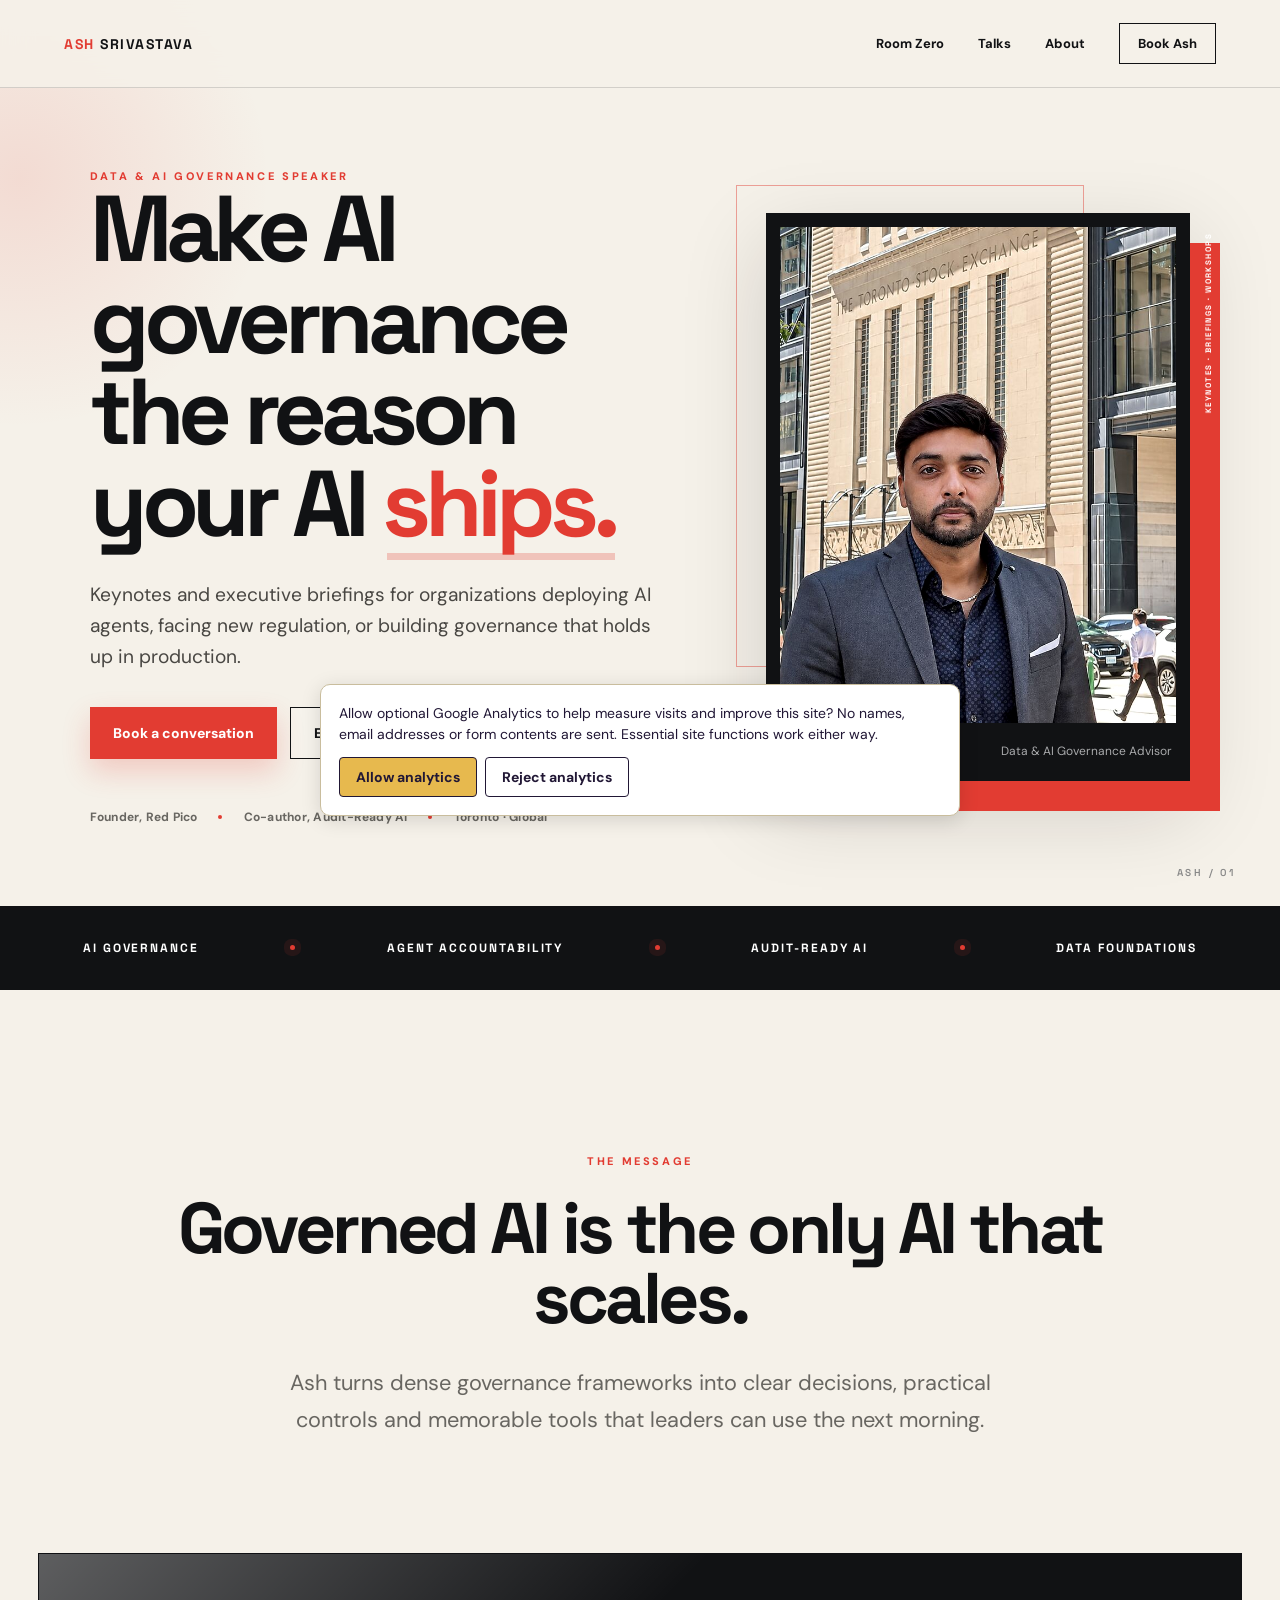
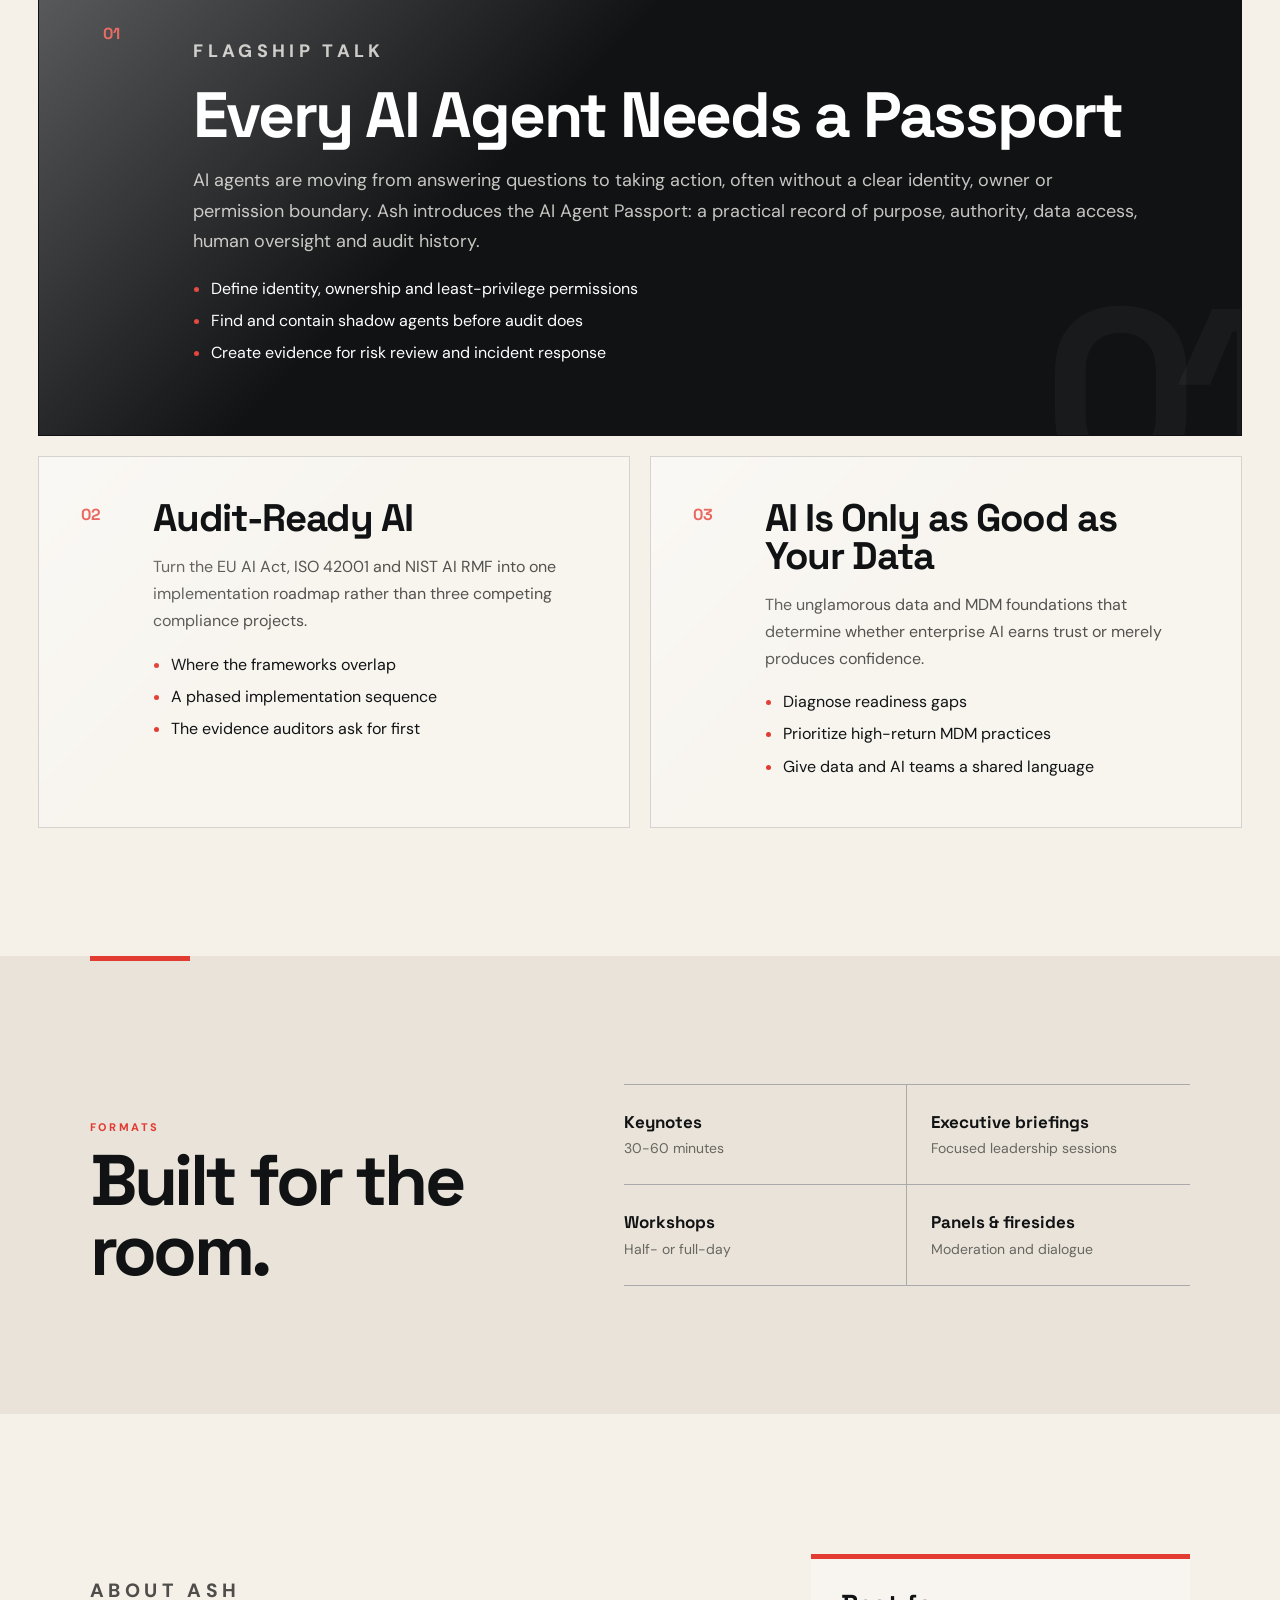
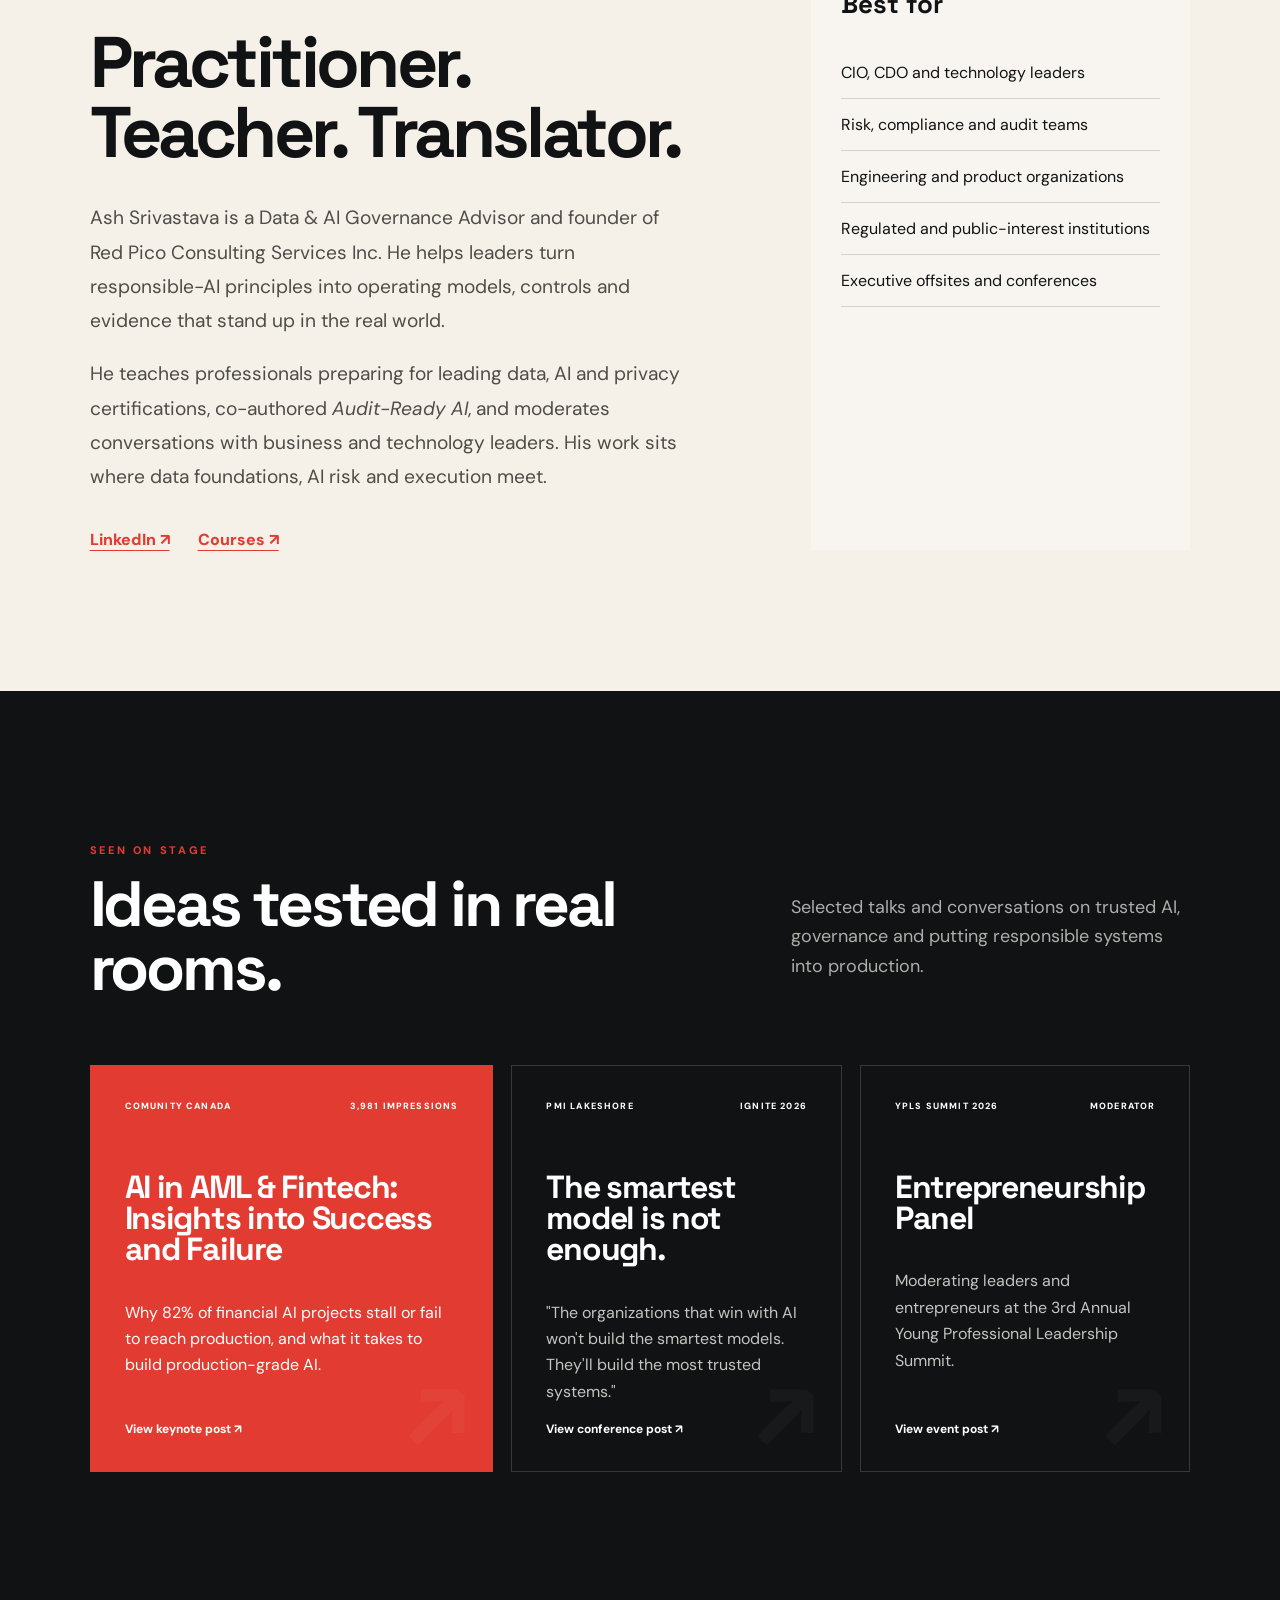
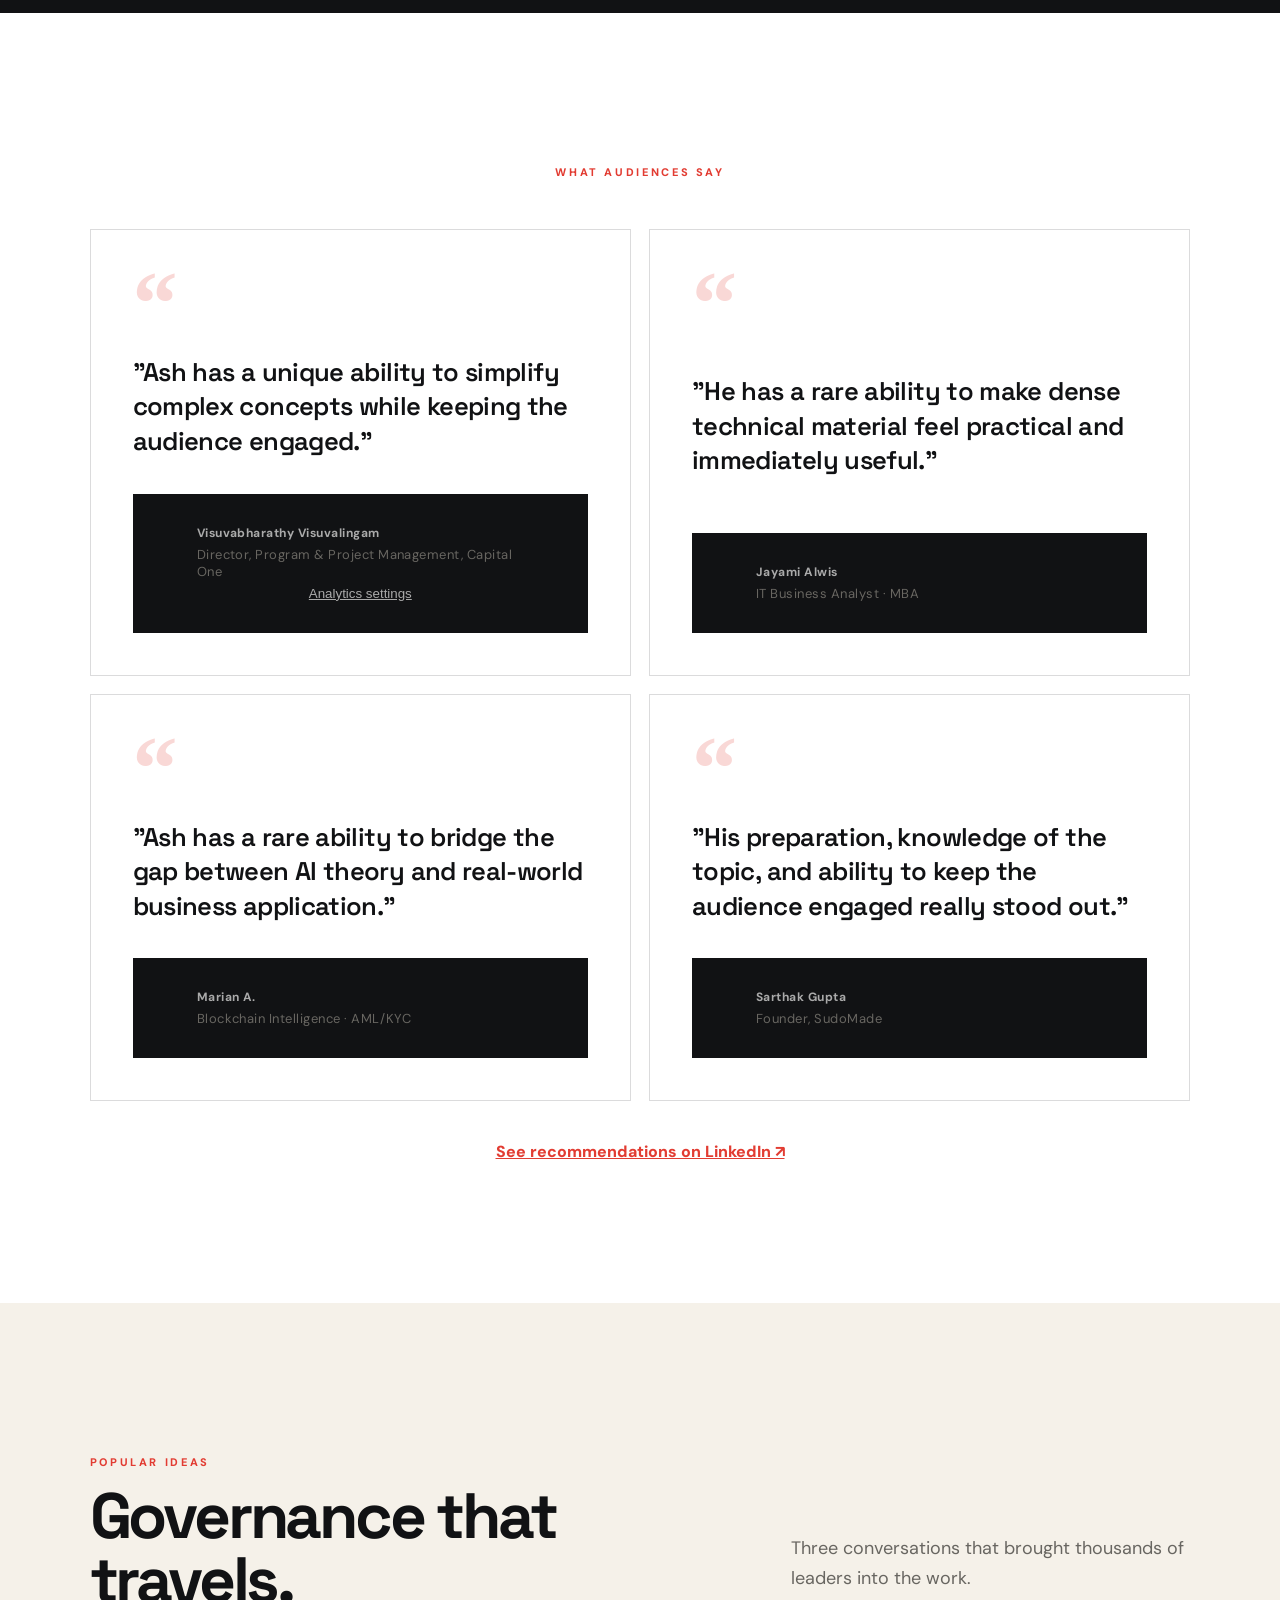
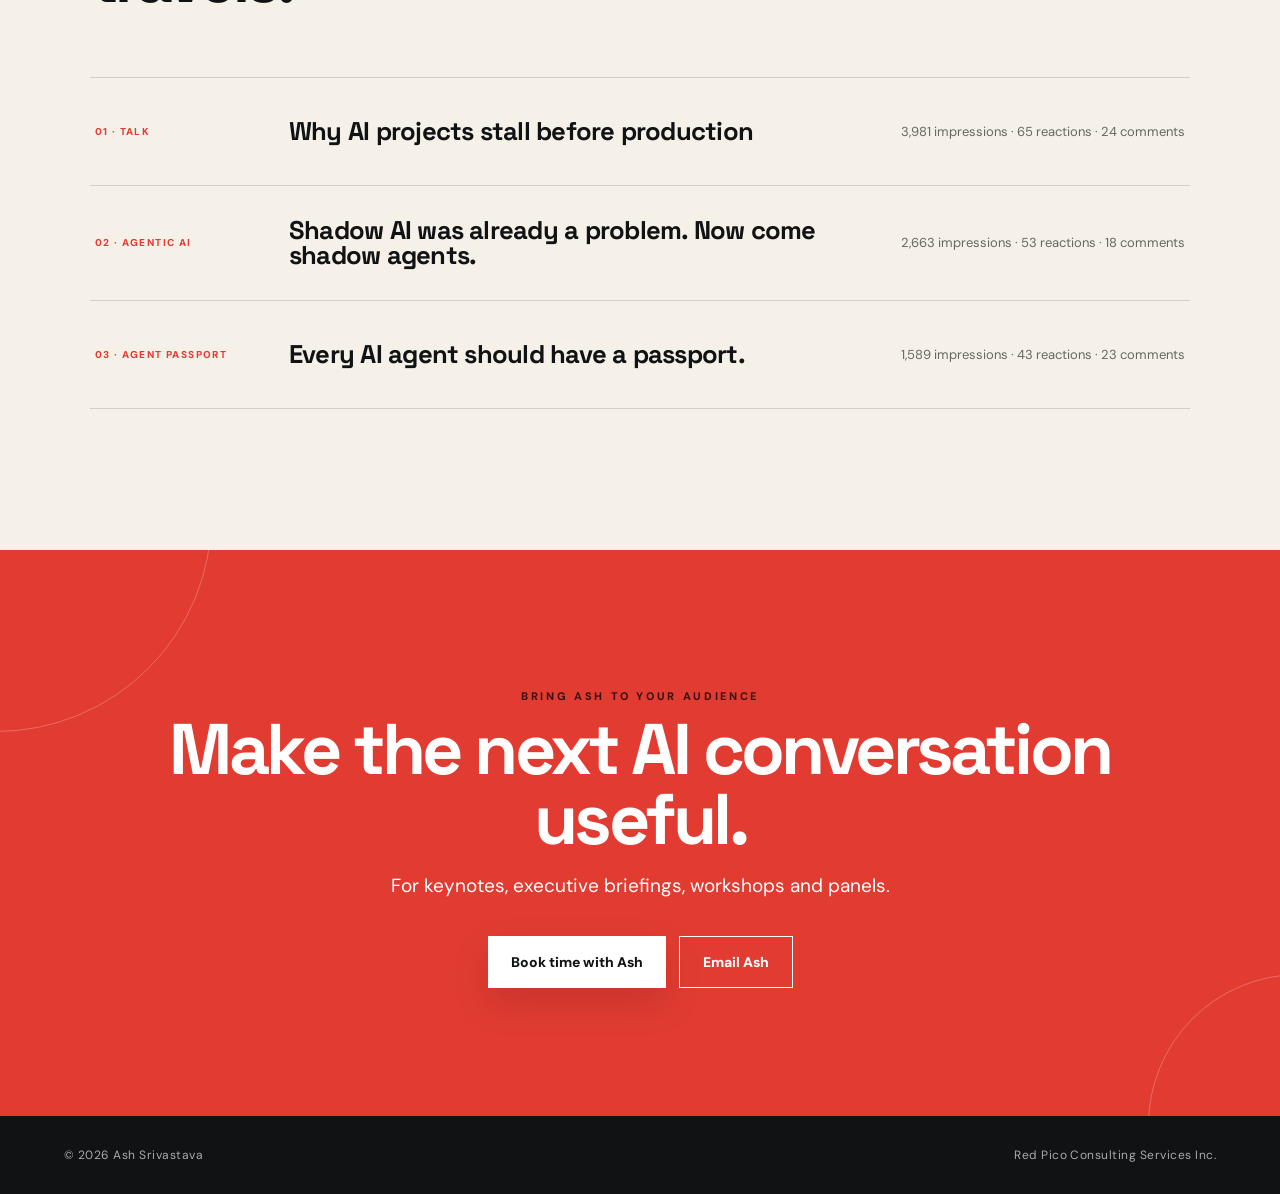
<file: index.html>
<!doctype html><html lang="en"><head><meta charset="utf-8"><meta name="viewport" content="width=device-width,initial-scale=1"><title>Ash Srivastava | Data & AI Governance Speaker</title><meta name="description" content="Keynotes, executive briefings and workshops on AI governance, agent accountability and audit-ready AI."><link rel="preconnect" href="https://fonts.googleapis.com"><link rel="preconnect" href="https://fonts.gstatic.com" crossorigin><link href="https://fonts.googleapis.com/css2?family=DM+Sans:wght@400;500;600;700&family=Space+Grotesk:wght@500;600;700&display=swap" rel="stylesheet"><link rel="stylesheet" href="styles-v3.css"><style>@media(max-width:700px){header nav a.roomzero-nav{display:inline-flex!important;font-size:11px}header nav{gap:12px!important}}</style><link rel="canonical" href="https://www.ashsrivastava.com/"><meta property="og:type" content="profile"><meta property="og:title" content="Ash Srivastava | Data &amp; AI Governance Advisor and Speaker"><meta property="og:description" content="Keynotes, executive briefings and workshops on AI governance, agent accountability and audit-ready AI."><meta property="og:url" content="https://www.ashsrivastava.com/"><meta name="twitter:card" content="summary"><meta name="twitter:site" content="@ashtalks"><script type="application/ld+json">{"@context":"https://schema.org","@type":"Person","@id":"https://www.ashsrivastava.com/#ash","name":"Ash Srivastava","alternateName":"Anubhav Srivastava","jobTitle":"Data & AI Governance Advisor","description":"Data & AI Governance Advisor, founder of Red Pico, speaker and podcast host in Mississauga, Ontario.","url":"https://www.ashsrivastava.com/","worksFor":{"@type":"Organization","name":"Red Pico Consulting Services Inc.","url":"https://www.redpico.com"},"knowsAbout":["AI governance","Data governance","EU AI Act","ISO 42001","NIST AI RMF"],"address":{"@type":"PostalAddress","addressLocality":"Mississauga","addressRegion":"ON","addressCountry":"CA"},"sameAs":["https://ca.linkedin.com/in/ashtalks","https://x.com/ashtalks","https://www.youtube.com/@AshTalksData","https://open.spotify.com/show/2hbwZqdw9yghczLMUDaLBB","https://www.quora.com/profile/Ash-Srivastava","https://blog.redpico.com"]}</script></head><body>
<header class="nav"><a class="brand" href="#top"><span>ASH</span> SRIVASTAVA</a><nav><a class="roomzero-nav" href="/roomzero/">Room Zero</a><a href="#talks">Talks</a><a href="#about">About</a><a href="#book" class="nav-cta">Book Ash</a></nav></header>
<main id="top">
<section class="hero"><div class="hero-copy"><div class="eyebrow">DATA & AI GOVERNANCE SPEAKER</div><h1>Make AI governance the reason your AI <em>ships.</em></h1><p class="lede">Keynotes and executive briefings for organizations deploying AI agents, facing new regulation, or building governance that holds up in production.</p><div class="actions"><a class="button primary" href="https://theconsultant72.zohobookings.com/4635987000005736002">Book a conversation</a><a class="button secondary" href="#talks">Explore signature talks</a></div><div class="proof"><span>Founder, Red Pico</span><span>Co-author, Audit-Ready AI</span><span>Toronto · Global</span></div></div><div class="portrait"><div class="portrait-frame"><img src="[data-uri]" alt="Ash Srivastava"><div class="portrait-tag"><b>Ash Srivastava</b><span>Data & AI Governance Advisor</span></div></div></div></section>
<section class="marquee"><span>AI GOVERNANCE</span><i></i><span>AGENT ACCOUNTABILITY</span><i></i><span>AUDIT-READY AI</span><i></i><span>DATA FOUNDATIONS</span></section>
<section class="intro"><p class="kicker">THE MESSAGE</p><h2>Governed AI is the only AI that scales.</h2><p>Ash turns dense governance frameworks into clear decisions, practical controls and memorable tools that leaders can use the next morning.</p></section>
<section id="talks" class="talks"><article class="talk featured"><div class="num">01</div><div><p class="tag">FLAGSHIP TALK</p><h3>Every AI Agent Needs a Passport</h3><p>AI agents are moving from answering questions to taking action, often without a clear identity, owner or permission boundary. Ash introduces the AI Agent Passport: a practical record of purpose, authority, data access, human oversight and audit history.</p><ul><li>Define identity, ownership and least-privilege permissions</li><li>Find and contain shadow agents before audit does</li><li>Create evidence for risk review and incident response</li></ul></div></article>
<article class="talk"><div class="num">02</div><div><h3>Audit-Ready AI</h3><p>Turn the EU AI Act, ISO 42001 and NIST AI RMF into one implementation roadmap rather than three competing compliance projects.</p><ul><li>Where the frameworks overlap</li><li>A phased implementation sequence</li><li>The evidence auditors ask for first</li></ul></div></article>
<article class="talk"><div class="num">03</div><div><h3>AI Is Only as Good as Your Data</h3><p>The unglamorous data and MDM foundations that determine whether enterprise AI earns trust or merely produces confidence.</p><ul><li>Diagnose readiness gaps</li><li>Prioritize high-return MDM practices</li><li>Give data and AI teams a shared language</li></ul></div></article></section>
<section class="formats"><div><p class="kicker">FORMATS</p><h2>Built for the room.</h2></div><div class="format-grid"><div><b>Keynotes</b><span>30-60 minutes</span></div><div><b>Executive briefings</b><span>Focused leadership sessions</span></div><div><b>Workshops</b><span>Half- or full-day</span></div><div><b>Panels & firesides</b><span>Moderation and dialogue</span></div></div></section>
<section id="about" class="about"><div class="about-copy"><p class="kicker">ABOUT ASH</p><h2>Practitioner. Teacher. Translator.</h2><p>Ash Srivastava is a Data & AI Governance Advisor and founder of Red Pico Consulting Services Inc. He helps leaders turn responsible-AI principles into operating models, controls and evidence that stand up in the real world.</p><p>He teaches professionals preparing for leading data, AI and privacy certifications, co-authored <i>Audit-Ready AI</i>, and moderates conversations with business and technology leaders. His work sits where data foundations, AI risk and execution meet.</p><div class="links"><a href="https://www.linkedin.com/in/ashtalks">LinkedIn ↗</a><a href="https://maven.com/ashtalks">Courses ↗</a></div></div><aside><p>Best for</p><ul><li>CIO, CDO and technology leaders</li><li>Risk, compliance and audit teams</li><li>Engineering and product organizations</li><li>Regulated and public-interest institutions</li><li>Executive offsites and conferences</li></ul></aside></section>
<section class="proof-stage">
<div class="section-head"><div><p class="kicker">SEEN ON STAGE</p><h2>Ideas tested in real rooms.</h2></div><p>Selected talks and conversations on trusted AI, governance and putting responsible systems into production.</p></div>
<div class="stage-grid">
<a class="stage-card feature" href="https://www.linkedin.com/feed/update/urn:li:activity:7493335543326355457/" target="_blank" rel="noopener"><div class="stage-meta"><span>ComUnity Canada</span><span>3,981 impressions</span></div><h3>AI in AML & Fintech: Insights into Success and Failure</h3><p>Why 82% of financial AI projects stall or fail to reach production, and what it takes to build production-grade AI.</p><b>View keynote post ↗</b></a>
<a class="stage-card" href="https://www.linkedin.com/feed/update/urn:li:activity:7476343529036992512/" target="_blank" rel="noopener"><div class="stage-meta"><span>PMI Lakeshore</span><span>Ignite 2026</span></div><h3>The smartest model is not enough.</h3><p>"The organizations that win with AI won't build the smartest models. They'll build the most trusted systems."</p><b>View conference post ↗</b></a>
<a class="stage-card" href="https://www.linkedin.com/feed/update/urn:li:activity:7505340938773348353/" target="_blank" rel="noopener"><div class="stage-meta"><span>YPLS Summit 2026</span><span>Moderator</span></div><h3>Entrepreneurship Panel</h3><p>Moderating leaders and entrepreneurs at the 3rd Annual Young Professional Leadership Summit.</p><b>View event post ↗</b></a>
</div></section>
<section class="voices"><p class="kicker">WHAT AUDIENCES SAY</p><div class="quote-grid">
<blockquote><p>"Ash has a unique ability to simplify complex concepts while keeping the audience engaged."</p><footer><b>Visuvabharathy Visuvalingam</b><span>Director, Program & Project Management, Capital One</span></footer></blockquote>
<blockquote><p>"He has a rare ability to make dense technical material feel practical and immediately useful."</p><footer><b>Jayami Alwis</b><span>IT Business Analyst · MBA</span></footer></blockquote>
<blockquote><p>"Ash has a rare ability to bridge the gap between AI theory and real-world business application."</p><footer><b>Marian A.</b><span>Blockchain Intelligence · AML/KYC</span></footer></blockquote>
<blockquote><p>"His preparation, knowledge of the topic, and ability to keep the audience engaged really stood out."</p><footer><b>Sarthak Gupta</b><span>Founder, SudoMade</span></footer></blockquote>
</div><a class="recommend-link" href="https://www.linkedin.com/in/ashtalks/details/recommendations/" target="_blank" rel="noopener">See recommendations on LinkedIn ↗</a></section>
<section class="popular"><div class="section-head"><div><p class="kicker">POPULAR IDEAS</p><h2>Governance that travels.</h2></div><p>Three conversations that brought thousands of leaders into the work.</p></div><div class="popular-grid">
<a href="https://www.linkedin.com/feed/update/urn:li:activity:7493335543326355457/" target="_blank" rel="noopener"><span>01 · TALK</span><h3>Why AI projects stall before production</h3><p>3,981 impressions · 65 reactions · 24 comments</p></a>
<a href="https://www.linkedin.com/feed/update/urn:li:activity:7506437162049880064/" target="_blank" rel="noopener"><span>02 · AGENTIC AI</span><h3>Shadow AI was already a problem. Now come shadow agents.</h3><p>2,663 impressions · 53 reactions · 18 comments</p></a>
<a href="https://www.linkedin.com/feed/update/urn:li:activity:7505702432690319360/" target="_blank" rel="noopener"><span>03 · AGENT PASSPORT</span><h3>Every AI agent should have a passport.</h3><p>1,589 impressions · 43 reactions · 23 comments</p></a>
</div></section>
<section id="book" class="cta"><p class="kicker">BRING ASH TO YOUR AUDIENCE</p><h2>Make the next AI conversation useful.</h2><p>For keynotes, executive briefings, workshops and panels.</p><div class="actions"><a class="button light" href="https://theconsultant72.zohobookings.com/4635987000005736002">Book time with Ash</a><a class="button outline" href="mailto:ash@redpico.com">Email Ash</a></div></section>
</main><footer><span>© 2026 Ash Srivastava</span><span>Red Pico Consulting Services Inc.</span></footer><script>
/* Cloudflare Web Analytics (ashsrivastava.com live site) */
(function(){var s=document.createElement("script");s.defer=true;s.src="https://static.cloudflareinsights.com/beacon.min.js";s.setAttribute("data-cf-beacon",'{"token": "4afd176af6364e479cc283aa7d90b182"}');document.head.appendChild(s);})();
</script>
<style>#ash-analytics-choice{position:fixed;bottom:84px;left:16px;right:16px;z-index:1000;max-width:640px;margin:auto;background:#fff;color:#211735;border:1px solid #c9bd9d;border-radius:10px;box-shadow:0 4px 20px #0002;padding:18px;font:14px/1.5 'DM Sans',sans-serif}#ash-analytics-choice p{margin:0 0 12px}#ash-analytics-choice button{padding:10px 16px;margin:0 8px 0 0;border:1px solid #211735;background:#fff;color:#211735;border-radius:4px;font:700 14px 'DM Sans',sans-serif}#ash-analytics-choice button:first-of-type{background:#e7b94e}#ash-analytics-settings{border:0;background:none;color:inherit;text-decoration:underline;cursor:pointer}</style>
<div id="ash-analytics-choice" role="region" aria-label="Analytics choice" hidden><p>Allow optional Google Analytics to help measure visits and improve this site? No names, email addresses or form contents are sent. Essential site functions work either way.</p><button type="button" data-analytics-consent="yes">Allow analytics</button><button type="button" data-analytics-consent="no">Reject analytics</button></div>
<script>
(function(){
const ID='G-YZ3X5D67PT',KEY='ash-analytics-consent-v1';let loaded=false;const box=document.getElementById('ash-analytics-choice');
function saved(){try{return localStorage.getItem(KEY)}catch{return null}}
function enable(){if(loaded)return;loaded=true;window.dataLayer=window.dataLayer||[];window.gtag=function(){dataLayer.push(arguments)};gtag('consent','default',{analytics_storage:'denied',ad_storage:'denied',ad_user_data:'denied',ad_personalization:'denied'});gtag('js',new Date());gtag('consent','update',{analytics_storage:'granted'});const safe=new URL(location.origin+location.pathname);const params=new URLSearchParams(location.search);['utm_source','utm_medium','utm_campaign','utm_content','utm_term'].forEach(k=>{const v=params.get(k);if(v&&/^[a-zA-Z0-9_-]{1,80}$/.test(v))safe.searchParams.set(k,v)});let ref='';try{ref=new URL(document.referrer).origin}catch{};gtag('config',ID,{send_page_view:false,page_location:safe.href,page_referrer:ref,page_title:'Ash Srivastava',allow_google_signals:false,allow_ad_personalization_signals:false});gtag('event','page_view',{page_location:safe.href,page_referrer:ref,page_title:'Ash Srivastava'});const s=document.createElement('script');s.async=true;s.src='https://www.googletagmanager.com/gtag/js?id='+ID;document.head.appendChild(s)}
function choose(v){try{localStorage.setItem(KEY,v)}catch{};box.hidden=true;if(v==='yes'){window['ga-disable-'+ID]=false;if(loaded)gtag('consent','update',{analytics_storage:'granted'});else enable();}else if(loaded){window['ga-disable-'+ID]=true;gtag('consent','update',{analytics_storage:'denied'});document.cookie.split(';').forEach(c=>{const n=c.split('=')[0].trim();if(n.startsWith('_ga')){document.cookie=n+'=;Max-Age=0;path=/';document.cookie=n+'=;Max-Age=0;path=/;domain='+location.hostname}})}}
box.querySelectorAll('button').forEach(b=>b.addEventListener('click',()=>choose(b.dataset.analyticsConsent)));
const settings=document.createElement('button');settings.id='ash-analytics-settings';settings.type='button';settings.textContent='Analytics settings';settings.addEventListener('click',()=>{box.hidden=false});(document.querySelector('footer')||document.body).appendChild(settings);
if(saved()==='yes')enable();else if(saved()!=='no')box.hidden=false;
})();
</script>
</body></html>
</file>
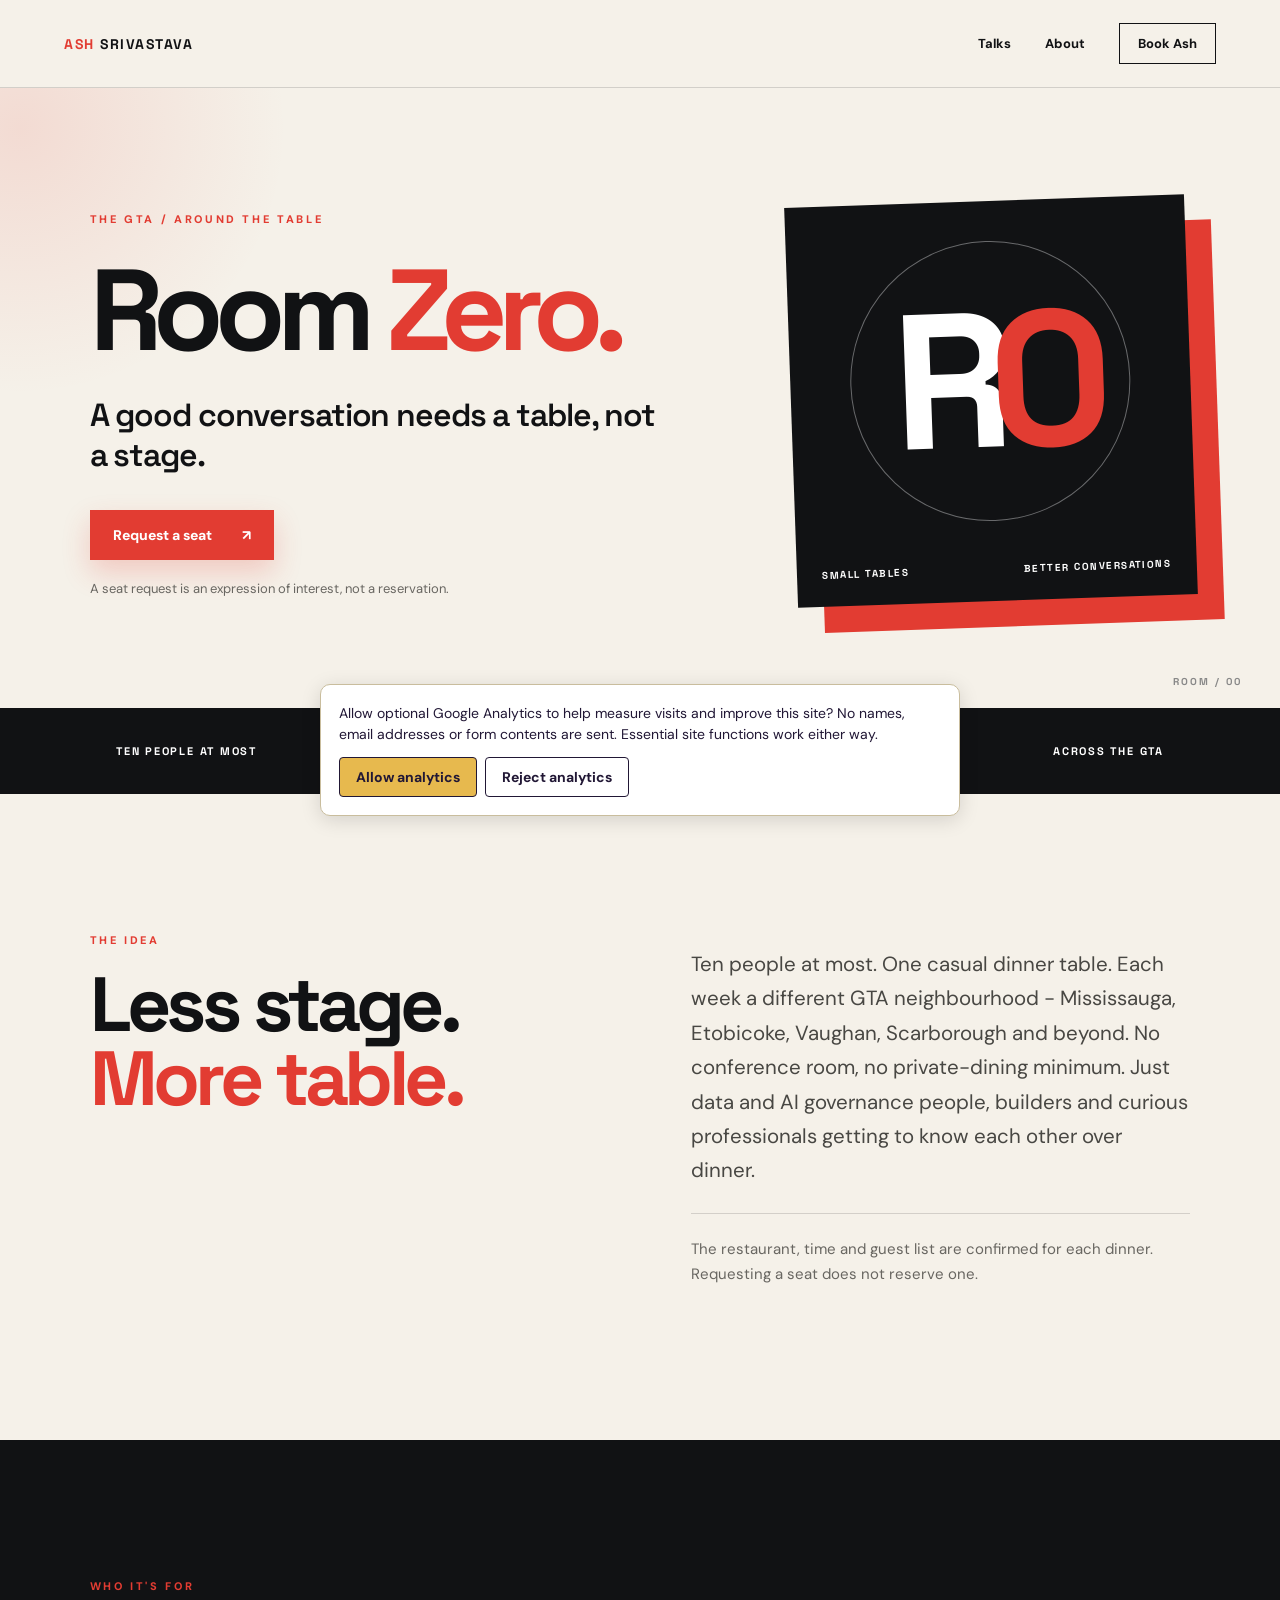
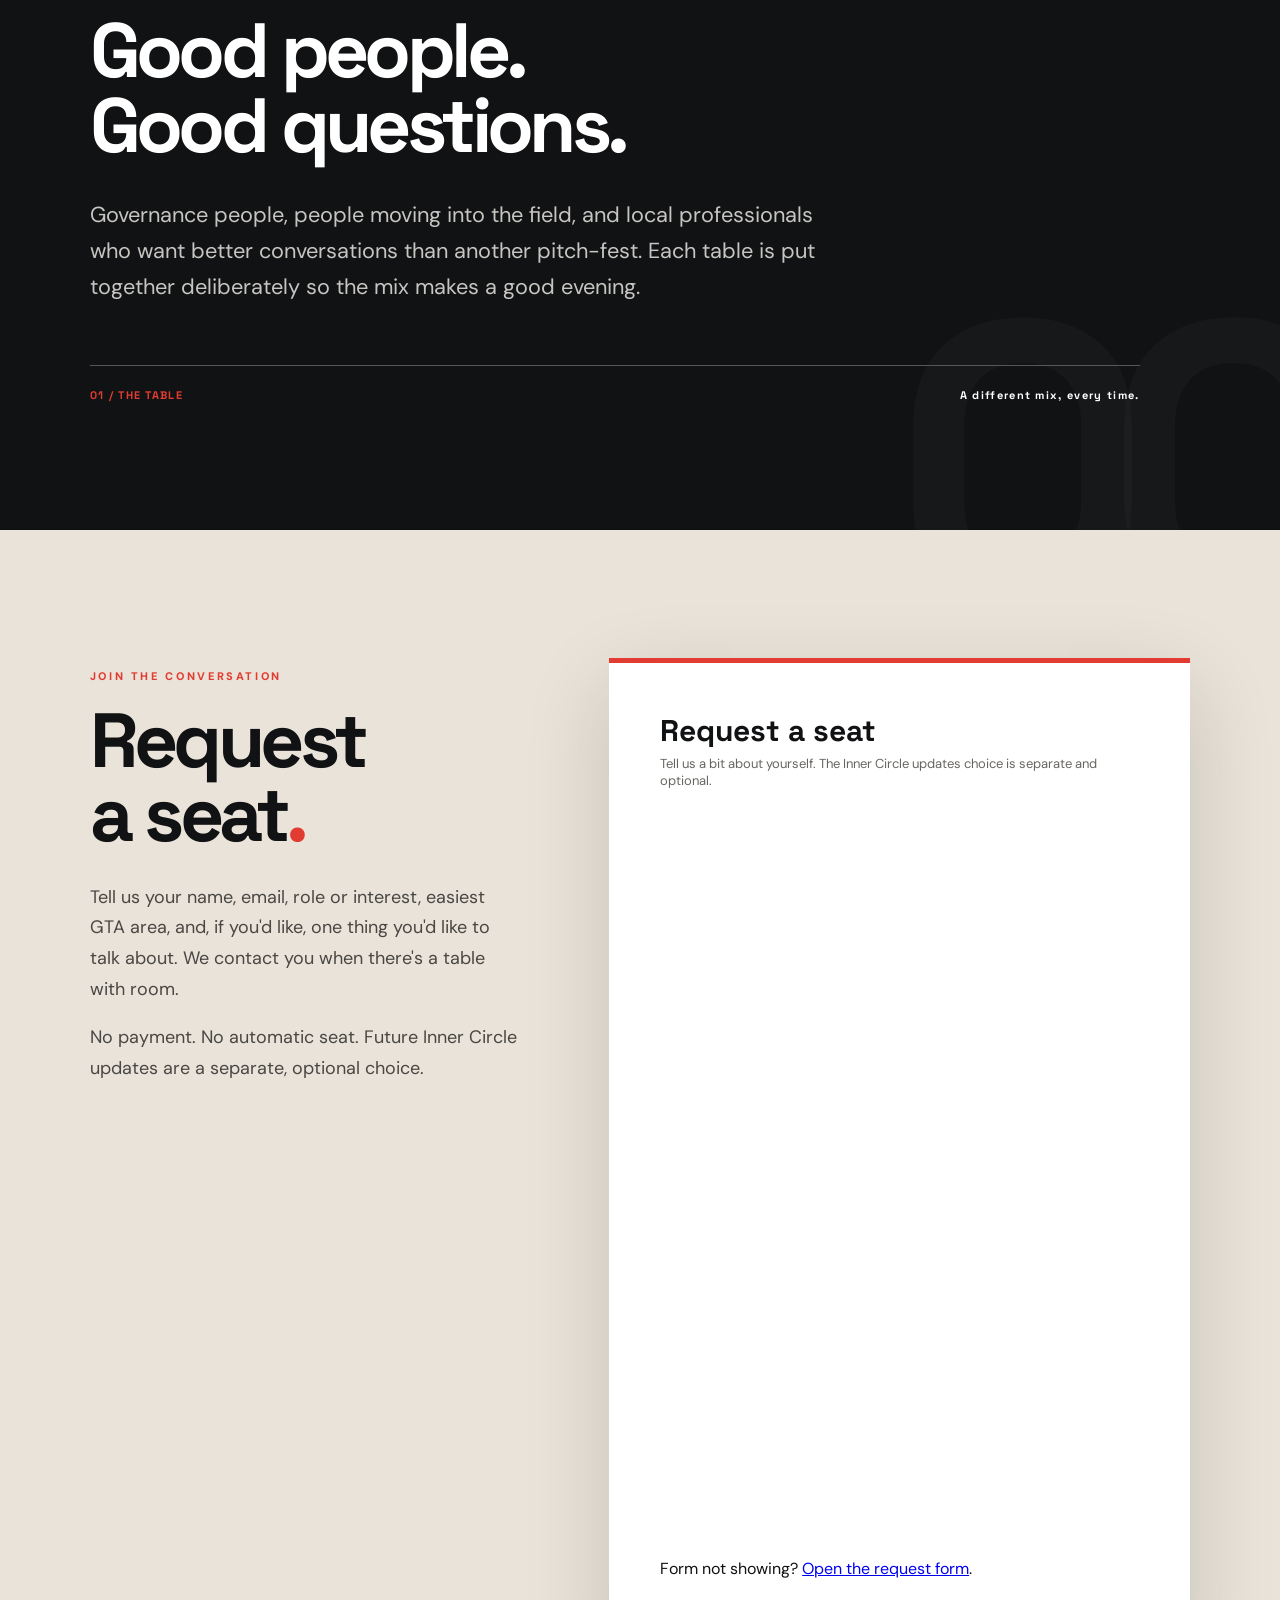
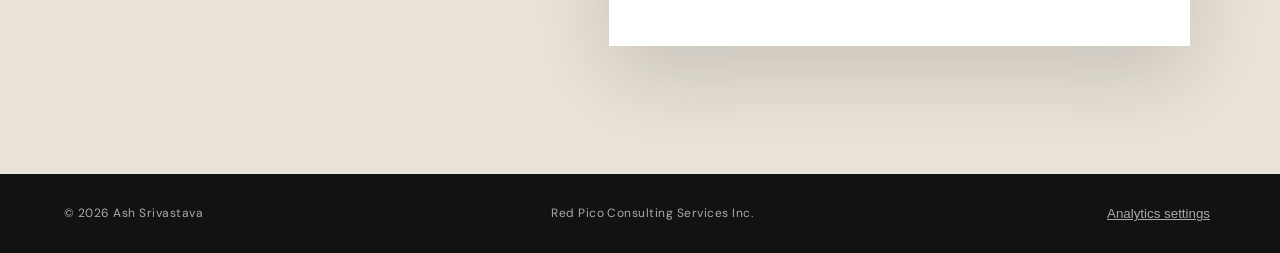
<file: roomzero/index.html>
<!doctype html>
<html lang="en">
<head>
  <meta charset="utf-8">
  <meta name="viewport" content="width=device-width,initial-scale=1">
  <title>Room Zero | Ash Srivastava</title>
  <meta name="description" content="Room Zero: small dinner tables and better conversations around data and AI governance in the GTA.">
  <link rel="preconnect" href="https://fonts.googleapis.com">
  <link rel="preconnect" href="https://fonts.gstatic.com" crossorigin>
  <link href="https://fonts.googleapis.com/css2?family=DM+Sans:wght@400;500;600;700&family=Space+Grotesk:wght@500;600;700&display=swap" rel="stylesheet">
  <link rel="stylesheet" href="../styles-v3.css">
  <link rel="stylesheet" href="roomzero.css">
</head>
<body>
  <header class="nav">
    <a class="brand" href="/" aria-label="Ash Srivastava home"><span>ASH</span> SRIVASTAVA</a>
    <nav aria-label="Main navigation"><a href="/#talks">Talks</a><a href="/#about">About</a><a href="/#book" class="nav-cta">Book Ash</a></nav>
  </header>
  <main>
    <section class="rz-hero" aria-labelledby="rz-title">
      <div class="rz-hero-copy">
        <p class="eyebrow">THE GTA / AROUND THE TABLE</p>
        <h1 id="rz-title">Room <em>Zero.</em></h1>
        <p class="rz-statement">A good conversation needs a table, not a stage.</p>
        <a class="button primary" href="#request">Request a seat <span aria-hidden="true">↗</span></a>
        <p class="rz-small">A seat request is an expression of interest, not a reservation.</p>
      </div>
      <div class="rz-mark" aria-hidden="true"><div class="rz-ring"><span>R<span class="rz-zero">0</span></span></div><div class="rz-mark-footer"><span>SMALL TABLES</span><span>BETTER CONVERSATIONS</span></div></div>
      <span class="rz-index" aria-hidden="true">ROOM / 00</span>
    </section>
    <div class="rz-strip" aria-label="Room Zero at a glance"><span>TEN PEOPLE AT MOST</span><i></i><span>ONE CASUAL DINNER TABLE</span><i></i><span>ACROSS THE GTA</span></div>
    <section class="rz-overview" aria-labelledby="rz-overview-title"><div><p class="kicker">THE IDEA</p><h2 id="rz-overview-title">Less stage.<br><span>More table.</span></h2></div><div class="rz-prose"><p>Ten people at most. One casual dinner table. Each week a different GTA neighbourhood - Mississauga, Etobicoke, Vaughan, Scarborough and beyond. No conference room, no private-dining minimum. Just data and AI governance people, builders and curious professionals getting to know each other over dinner.</p><p>The restaurant, time and guest list are confirmed for each dinner. Requesting a seat does not reserve one.</p></div></section>
    <section class="rz-for" aria-labelledby="rz-for-title"><div class="rz-for-inner"><p class="kicker">WHO IT'S FOR</p><h2 id="rz-for-title">Good people.<br>Good questions.</h2><p>Governance people, people moving into the field, and local professionals who want better conversations than another pitch-fest. Each table is put together deliberately so the mix makes a good evening.</p><div class="rz-for-note"><span>01 / THE TABLE</span><span>A different mix, every time.</span></div></div></section>
    <section class="rz-request" id="request" aria-labelledby="rz-request-title"><div class="rz-request-copy"><p class="kicker">JOIN THE CONVERSATION</p><h2 id="rz-request-title">Request<br>a seat<span>.</span></h2><p>Tell us your name, email, role or interest, easiest GTA area, and, if you'd like, one thing you'd like to talk about. We contact you when there's a table with room.</p><p class="rz-small">No payment. No automatic seat. Future Inner Circle updates are a separate, optional choice.</p></div><div class="rz-form-shell"><div class="rz-form-preview"><p class="rz-form-heading">Request a seat</p><p class="rz-form-sub">Tell us a bit about yourself. The Inner Circle updates choice is separate and optional.</p><iframe src="https://tally.so/embed/gDKdKM?alignLeft=1&hideTitle=1&transparentBackground=1&dynamicHeight=1" loading="lazy" title="Room Zero - Request a seat" width="100%" height="720" frameborder="0" marginheight="0" marginwidth="0" referrerpolicy="strict-origin-when-cross-origin"></iframe><p class="rz-form-fallback">Form not showing? <a href="https://tally.so/r/gDKdKM" target="_blank" rel="noopener noreferrer">Open the request form</a>.</p></div></div></section>
  </main>
  <footer><span>© 2026 Ash Srivastava</span><span>Red Pico Consulting Services Inc.</span></footer>
<script>
/* Cloudflare Web Analytics (ashsrivastava.com live site) */
(function(){var s=document.createElement("script");s.defer=true;s.src="https://static.cloudflareinsights.com/beacon.min.js";s.setAttribute("data-cf-beacon",'{"token": "4afd176af6364e479cc283aa7d90b182"}');document.head.appendChild(s);})();
</script>
<style>#ash-analytics-choice{position:fixed;bottom:84px;left:16px;right:16px;z-index:1000;max-width:640px;margin:auto;background:#fff;color:#211735;border:1px solid #c9bd9d;border-radius:10px;box-shadow:0 4px 20px #0002;padding:18px;font:14px/1.5 'DM Sans',sans-serif}#ash-analytics-choice p{margin:0 0 12px}#ash-analytics-choice button{padding:10px 16px;margin:0 8px 0 0;border:1px solid #211735;background:#fff;color:#211735;border-radius:4px;font:700 14px 'DM Sans',sans-serif}#ash-analytics-choice button:first-of-type{background:#e7b94e}#ash-analytics-settings{border:0;background:none;color:inherit;text-decoration:underline;cursor:pointer}</style>
<div id="ash-analytics-choice" role="region" aria-label="Analytics choice" hidden><p>Allow optional Google Analytics to help measure visits and improve this site? No names, email addresses or form contents are sent. Essential site functions work either way.</p><button type="button" data-analytics-consent="yes">Allow analytics</button><button type="button" data-analytics-consent="no">Reject analytics</button></div>
<script>
(function(){
const ID='G-YZ3X5D67PT',KEY='ash-analytics-consent-v1';let loaded=false;const box=document.getElementById('ash-analytics-choice');
function saved(){try{return localStorage.getItem(KEY)}catch{return null}}
function enable(){if(loaded)return;loaded=true;window.dataLayer=window.dataLayer||[];window.gtag=function(){dataLayer.push(arguments)};gtag('consent','default',{analytics_storage:'denied',ad_storage:'denied',ad_user_data:'denied',ad_personalization:'denied'});gtag('js',new Date());gtag('consent','update',{analytics_storage:'granted'});const safe=new URL(location.origin+location.pathname);const params=new URLSearchParams(location.search);['utm_source','utm_medium','utm_campaign','utm_content','utm_term'].forEach(k=>{const v=params.get(k);if(v&&/^[a-zA-Z0-9_-]{1,80}$/.test(v))safe.searchParams.set(k,v)});let ref='';try{ref=new URL(document.referrer).origin}catch{};gtag('config',ID,{send_page_view:false,page_location:safe.href,page_referrer:ref,page_title:'Room Zero | Ash Srivastava',allow_google_signals:false,allow_ad_personalization_signals:false});gtag('event','page_view',{page_location:safe.href,page_referrer:ref,page_title:'Room Zero | Ash Srivastava'});const s=document.createElement('script');s.async=true;s.src='https://www.googletagmanager.com/gtag/js?id='+ID;document.head.appendChild(s)}
function choose(v){try{localStorage.setItem(KEY,v)}catch{};box.hidden=true;if(v==='yes'){window['ga-disable-'+ID]=false;if(loaded)gtag('consent','update',{analytics_storage:'granted'});else enable();}else if(loaded){window['ga-disable-'+ID]=true;gtag('consent','update',{analytics_storage:'denied'});document.cookie.split(';').forEach(c=>{const n=c.split('=')[0].trim();if(n.startsWith('_ga')){document.cookie=n+'=;Max-Age=0;path=/';document.cookie=n+'=;Max-Age=0;path=/;domain='+location.hostname}})}}
box.querySelectorAll('button').forEach(b=>b.addEventListener('click',()=>choose(b.dataset.analyticsConsent)));
const settings=document.createElement('button');settings.id='ash-analytics-settings';settings.type='button';settings.textContent='Analytics settings';settings.addEventListener('click',()=>{box.hidden=false});(document.querySelector('footer')||document.body).appendChild(settings);
if(saved()==='yes')enable();else if(saved()!=='no')box.hidden=false;
})();
</script>
</body>
</html>
</file>
<file: styles-v3.css>
:root{--ink:#111214;--ink2:#1b1d20;--paper:#f5f1e9;--paper2:#e9e3d9;--red:#e23c32;--red-dark:#b92821;--muted:#686661;--line:rgba(17,18,20,.15);--display:"Space Grotesk",sans-serif;--body:"DM Sans",sans-serif;--shadow:0 28px 80px rgba(25,21,18,.16)}*{box-sizing:border-box}html{scroll-behavior:smooth}body{margin:0;background:var(--paper);color:var(--ink);font-family:var(--body);-webkit-font-smoothing:antialiased;overflow-x:hidden}::selection{background:var(--red);color:white}.nav{height:88px;display:flex;align-items:center;justify-content:space-between;padding:0 clamp(24px,5vw,80px);border-bottom:1px solid var(--line);position:relative;z-index:10;background:rgba(245,241,233,.88);backdrop-filter:blur(15px)}.brand{font-family:var(--display);font-weight:700;letter-spacing:.11em;text-decoration:none;color:var(--ink);font-size:14px}.brand span{color:var(--red)}nav{display:flex;gap:34px;align-items:center}nav a{color:var(--ink);text-decoration:none;font-weight:700;font-size:13px;position:relative}nav a:not(.nav-cta):after{content:"";position:absolute;left:0;right:100%;bottom:-6px;height:2px;background:var(--red);transition:right .25s ease}nav a:hover:after{right:0}.nav-cta{border:1px solid var(--ink);padding:11px 18px;transition:.25s ease}.nav-cta:hover{background:var(--ink);color:white}.hero{min-height:calc(100vh - 88px);display:grid;grid-template-columns:minmax(0,1.16fr) minmax(360px,.84fr);align-items:center;gap:clamp(50px,7vw,115px);padding:clamp(70px,9vh,125px) clamp(28px,7vw,112px);position:relative;isolation:isolate}.hero:before{content:"";position:absolute;width:520px;height:520px;border-radius:50%;background:radial-gradient(circle,rgba(226,60,50,.12),transparent 68%);left:-240px;top:-170px;z-index:-1}.hero:after{content:"ASH / 01";position:absolute;right:3.5vw;bottom:28px;font:600 10px/1 var(--display);letter-spacing:.24em;color:#888}.eyebrow,.kicker,.tag{font-size:11px;letter-spacing:.24em;font-weight:800;color:var(--red);text-transform:uppercase}.hero h1,h2,h3{font-family:var(--display);line-height:.98;margin:0}.hero h1{font-size:clamp(60px,7.3vw,116px);letter-spacing:-.065em;max-width:960px;font-weight:700}.hero h1 em{color:var(--red);font-style:normal;position:relative}.hero h1 em:after{content:"";position:absolute;left:2%;right:0;bottom:.03em;height:.07em;background:var(--red);opacity:.25}.lede{font-size:clamp(18px,1.5vw,22px);line-height:1.62;max-width:670px;color:#494743;margin:30px 0 34px}.actions{display:flex;gap:13px;flex-wrap:wrap}.button{display:inline-flex;padding:16px 23px;text-decoration:none;font-weight:800;font-size:14px;align-items:center;justify-content:center;transition:transform .25s ease,box-shadow .25s ease,background .25s ease}.button:hover{transform:translateY(-3px)}.primary{background:var(--red);color:white;box-shadow:0 12px 28px rgba(226,60,50,.22)}.primary:hover{background:var(--red-dark);box-shadow:0 16px 32px rgba(226,60,50,.3)}.secondary{border:1px solid var(--ink);color:var(--ink);background:rgba(255,255,255,.15)}.proof{display:flex;gap:22px;flex-wrap:wrap;margin-top:50px;font-size:12px;font-weight:700;color:var(--muted);letter-spacing:.02em}.proof span{display:flex;align-items:center;gap:20px}.proof span:not(:last-child):after{content:"";width:4px;height:4px;border-radius:50%;background:var(--red)}.portrait{position:relative;transform:translateY(-5px)}.portrait:before{content:"";position:absolute;inset:-28px 25% 20% -30px;border:1px solid rgba(226,60,50,.45);z-index:-1}.portrait-frame{position:relative;background:var(--ink);padding:14px 14px 0;box-shadow:30px 30px 0 var(--red),var(--shadow)}.portrait-frame:before{content:"KEYNOTES · BRIEFINGS · WORKSHOPS";position:absolute;writing-mode:vertical-rl;transform:rotate(180deg);right:-22px;top:20px;color:white;font:700 8px/1 var(--display);letter-spacing:.18em;z-index:2}.portrait img{width:100%;display:block;aspect-ratio:4/5;object-fit:cover;object-position:center top;filter:saturate(.88) contrast(1.04)}.portrait-tag{background:var(--ink);color:white;padding:20px 4px 22px;display:flex;justify-content:space-between;gap:10px;font-size:12px}.portrait-tag b{font-family:var(--display)}.portrait-tag span{color:#a9aaac}.marquee{background:var(--ink);color:white;min-height:84px;padding:24px 4vw;display:flex;align-items:center;justify-content:space-around;gap:28px;font:700 12px/1 var(--display);letter-spacing:.16em;overflow:hidden;white-space:nowrap}.marquee i{width:5px;height:5px;border-radius:50%;background:var(--red);box-shadow:0 0 0 6px rgba(226,60,50,.1)}.intro{text-align:center;padding:clamp(110px,12vw,185px) 24px clamp(85px,9vw,130px);max-width:1100px;margin:auto}.intro .kicker{margin-bottom:25px}.intro h2,.formats h2,.about h2,.cta h2{font-size:clamp(45px,5.6vw,82px);letter-spacing:-.05em}.intro>p:last-child{font-size:clamp(18px,1.7vw,22px);color:var(--muted);max-width:760px;margin:30px auto 0;line-height:1.7}.talks{max-width:1320px;margin:auto;padding:0 clamp(20px,3vw,40px) clamp(110px,10vw,150px);display:grid;grid-template-columns:1fr 1fr;gap:20px}.talk{border:1px solid var(--line);padding:42px;display:grid;grid-template-columns:52px 1fr;gap:20px;background:rgba(255,255,255,.3);position:relative;overflow:hidden;transition:transform .3s ease,border-color .3s ease,box-shadow .3s ease}.talk:before{content:"";position:absolute;inset:0;background:linear-gradient(135deg,rgba(255,255,255,.32),transparent 40%);pointer-events:none}.talk:hover{transform:translateY(-5px);border-color:rgba(226,60,50,.55);box-shadow:0 22px 45px rgba(35,30,26,.08)}.talk.featured{grid-column:1/-1;background:var(--ink);color:white;padding:clamp(44px,5vw,70px);grid-template-columns:70px 1fr}.talk.featured:after{content:"01";position:absolute;right:-18px;bottom:-55px;font:700 240px/.8 var(--display);color:rgba(255,255,255,.035);letter-spacing:-.1em}.talk h3{font-size:clamp(30px,3vw,43px);letter-spacing:-.035em;position:relative}.talk.featured h3{font-size:clamp(45px,5vw,70px);max-width:950px}.talk p,.talk li{line-height:1.7}.talk p{color:#54524e}.talk.featured p{color:#c7c5c1;max-width:950px;font-size:18px}.talk ul{padding-left:18px;margin-bottom:0}.talk li{margin:5px 0}.talk li::marker{color:var(--red)}.num{font-family:var(--display);color:var(--red);font-weight:700;font-size:16px;padding-top:5px}.formats{background:var(--paper2);padding:clamp(90px,10vw,145px) clamp(28px,7vw,112px);display:grid;grid-template-columns:.85fr 1.15fr;gap:9vw;align-items:end;position:relative}.formats:before{content:"";position:absolute;top:0;left:7vw;width:100px;height:5px;background:var(--red)}.format-grid{display:grid;grid-template-columns:1fr 1fr;border-top:1px solid #aaa}.format-grid div{padding:27px 0;border-bottom:1px solid #aaa;display:flex;flex-direction:column;gap:7px}.format-grid div:nth-child(odd){border-right:1px solid #aaa;padding-right:24px}.format-grid div:nth-child(even){padding-left:24px}.format-grid b{font:700 17px/1.2 var(--display)}.format-grid span{color:var(--muted);font-size:14px}.about{padding:clamp(105px,11vw,165px) clamp(28px,7vw,112px);display:grid;grid-template-columns:1.22fr .78fr;gap:10vw;position:relative}.about-copy>p{font-size:clamp(17px,1.5vw,20px);line-height:1.78;color:#4e4d49;max-width:800px}.about-copy h2{margin:18px 0 34px}.links{display:flex;gap:28px;margin-top:35px}.links a{color:var(--red);font-weight:800;text-underline-offset:5px}.about aside{border-top:5px solid var(--red);padding-top:25px;background:rgba(255,255,255,.32);padding:30px}.about aside p{font:700 26px/1.2 var(--display);margin-top:0}.about aside li{padding:15px 0;border-bottom:1px solid var(--line);list-style:none}.about aside ul{padding:0;margin-bottom:0}.cta{background:var(--red);color:white;padding:clamp(100px,10vw,150px) max(7vw,28px);text-align:center;position:relative;overflow:hidden}.cta:before,.cta:after{content:"";position:absolute;border:1px solid rgba(255,255,255,.24);border-radius:50%}.cta:before{width:430px;height:430px;left:-220px;top:-250px}.cta:after{width:300px;height:300px;right:-170px;bottom:-160px}.cta .kicker{color:#3b1210}.cta h2{max-width:1000px;margin:auto}.cta p:not(.kicker){font-size:19px}.cta .actions{justify-content:center;margin-top:38px;position:relative;z-index:1}.light{background:white;color:var(--ink);box-shadow:0 15px 35px rgba(70,17,14,.17)}.outline{color:white;border:1px solid white}.outline:hover{background:white;color:var(--red)}footer{background:var(--ink);color:#aaa;padding:31px max(5vw,24px);display:flex;justify-content:space-between;font-size:12px;letter-spacing:.04em}@media(prefers-reduced-motion:no-preference){.hero-copy{animation:rise .8s ease both}.portrait{animation:rise .8s .12s ease both}.marquee span{animation:softPulse 5s ease-in-out infinite}@keyframes rise{from{opacity:0;transform:translateY(22px)}to{opacity:1;transform:translateY(0)}}@keyframes softPulse{0%,100%{opacity:.72}50%{opacity:1}}}@media(max-width:900px){nav a:not(.nav-cta){display:none}.hero{grid-template-columns:1fr;min-height:auto;padding-top:70px}.portrait{max-width:560px;margin-top:25px}.proof span:after{display:none}.talks{grid-template-columns:1fr}.talk.featured{grid-column:auto}.formats,.about{grid-template-columns:1fr}.format-grid{margin-top:35px}.portrait-tag{flex-direction:column}.intro{padding-top:100px}}@media(max-width:540px){.nav{height:74px;padding:0 18px}.brand{font-size:13px}.nav-cta{padding:9px 12px}.hero{padding:58px 22px 85px;gap:42px}.hero h1{font-size:52px}.lede{font-size:18px;margin-top:24px}.actions{gap:11px}.button{width:100%}.proof{gap:10px;margin-top:38px;line-height:1.5}.proof span{gap:0}.portrait{margin:10px 8px 0 0}.portrait-frame{box-shadow:14px 14px 0 var(--red);padding:9px 9px 0}.portrait:before{display:none}.marquee{justify-content:flex-start;min-height:70px}.intro{padding:88px 22px 65px}.talks{padding:0 14px 90px}.talk,.talk.featured{padding:28px 20px;grid-template-columns:35px 1fr;gap:10px}.talk.featured h3,.talk h3{font-size:30px}.talk.featured p{font-size:16px}.formats,.about,.cta{padding-left:22px;padding-right:22px}.format-grid{grid-template-columns:1fr}.format-grid div:nth-child(n){border-right:0;padding-left:0;padding-right:0}.about aside{padding:23px}.portrait-tag{font-size:11px}footer{gap:9px;flex-direction:column}}
.proof-stage,.popular{padding:clamp(105px,11vw,165px) clamp(28px,7vw,112px);background:var(--ink);color:#fff}.section-head{display:grid;grid-template-columns:1.2fr .8fr;gap:8vw;align-items:end;margin-bottom:65px}.section-head h2{font:700 clamp(44px,5vw,76px)/1 var(--display);letter-spacing:-.05em;margin:15px 0 0}.section-head>p{color:#aeada9;font-size:18px;line-height:1.65;max-width:520px}.stage-grid{display:grid;grid-template-columns:1.1fr .9fr .9fr;gap:18px}.stage-card{color:#fff;text-decoration:none;border:1px solid rgba(255,255,255,.16);padding:34px;min-height:360px;display:flex;flex-direction:column;transition:.3s ease;position:relative;overflow:hidden}.stage-card:after{content:"↗";position:absolute;right:20px;bottom:10px;font:700 110px/1 var(--display);color:rgba(255,255,255,.03)}.stage-card:hover{transform:translateY(-7px);border-color:var(--red);background:#181a1d}.stage-card.feature{background:var(--red);border-color:var(--red)}.stage-meta{display:flex;justify-content:space-between;gap:10px;text-transform:uppercase;letter-spacing:.13em;font-size:9px;font-weight:800}.stage-card h3{font-size:clamp(28px,2.5vw,40px);letter-spacing:-.04em;margin:60px 0 18px}.stage-card p{color:#c5c4c0;line-height:1.65}.stage-card.feature p{color:#fff}.stage-card b{margin-top:auto;font-size:12px}.voices{padding:clamp(105px,11vw,165px) clamp(28px,7vw,112px);background:#fff}.voices>.kicker{text-align:center;margin-bottom:50px}.quote-grid{display:grid;grid-template-columns:1fr 1fr;gap:18px;max-width:1250px;margin:auto}.quote-grid blockquote{margin:0;border:1px solid var(--line);padding:42px;min-height:280px;display:flex;flex-direction:column;justify-content:space-between;position:relative}.quote-grid blockquote:before{content:"“";font:700 90px/.7 Georgia;color:var(--red);opacity:.2}.quote-grid blockquote p{font:600 clamp(21px,2vw,29px)/1.35 var(--display);letter-spacing:-.025em;margin:20px 0 35px}.quote-grid footer{display:flex;flex-direction:column;gap:5px}.quote-grid footer span{color:var(--muted);font-size:13px}.recommend-link{display:block;text-align:center;margin-top:40px;color:var(--red);font-weight:800}.popular{background:var(--paper);color:var(--ink)}.popular .section-head>p{color:var(--muted)}.popular-grid{border-top:1px solid var(--line)}.popular-grid a{display:grid;grid-template-columns:.35fr 1.2fr .6fr;gap:25px;align-items:center;padding:32px 5px;border-bottom:1px solid var(--line);text-decoration:none;color:var(--ink);transition:.25s ease}.popular-grid a:hover{padding-left:18px;background:rgba(255,255,255,.38)}.popular-grid span{color:var(--red);font-size:10px;font-weight:800;letter-spacing:.14em}.popular-grid h3{font-size:clamp(22px,2vw,30px);letter-spacing:-.03em}.popular-grid p{color:var(--muted);font-size:13px;text-align:right}@media(max-width:900px){.stage-grid{grid-template-columns:1fr}.stage-card{min-height:300px}.section-head{grid-template-columns:1fr}.popular-grid a{grid-template-columns:1fr}.popular-grid p{text-align:left}.quote-grid{grid-template-columns:1fr}}@media(max-width:540px){.proof-stage,.voices,.popular{padding-left:22px;padding-right:22px}.stage-card{padding:27px;min-height:280px}.stage-card h3{margin-top:45px}.quote-grid blockquote{padding:28px;min-height:260px}.section-head{margin-bottom:45px}}
</file>
<file: roomzero/roomzero.css>
.rz-hero{position:relative;min-height:620px;display:grid;grid-template-columns:1.1fr .75fr;align-items:center;gap:9vw;padding:105px clamp(28px,7vw,112px) 100px;overflow:hidden}.rz-hero:before{content:"";width:540px;height:540px;background:radial-gradient(circle,rgba(226,60,50,.12),transparent 70%);position:absolute;top:-230px;left:-250px;pointer-events:none}.rz-hero-copy{position:relative;z-index:1}.rz-hero h1{font:700 clamp(74px,9vw,144px)/.95 var(--display);letter-spacing:-.08em;margin:30px 0}.rz-hero h1 em{color:var(--red);font-style:normal}.rz-statement{font:600 clamp(25px,2.5vw,38px)/1.24 var(--display);letter-spacing:-.035em;max-width:650px;margin:0 0 35px}.rz-hero .button{gap:30px}.rz-small{font-size:13px;line-height:1.65;color:var(--muted);margin:18px 0 0}.rz-mark{position:relative;aspect-ratio:1/1;max-width:450px;background:var(--ink);box-shadow:26px 26px 0 var(--red);display:flex;flex-direction:column;justify-content:space-between;padding:25px;color:white;transform:rotate(-2deg)}.rz-ring{border:1px solid #68696b;border-radius:50%;width:80%;aspect-ratio:1;align-self:center;display:grid;place-items:center;margin-top:15px}.rz-ring>span{font:700 clamp(100px,15vw,200px)/1 var(--display);letter-spacing:-.13em}.rz-zero{color:var(--red)}.rz-mark-footer{display:flex;justify-content:space-between;gap:10px;font:700 10px/1.2 var(--display);letter-spacing:.15em}.rz-index{position:absolute;right:3vw;bottom:20px;color:#888;font:700 10px var(--display);letter-spacing:.2em}.rz-strip{background:var(--ink);color:#fff;display:flex;align-items:center;justify-content:space-around;gap:22px;min-height:86px;padding:20px 4vw;font:700 11px var(--display);letter-spacing:.16em;text-align:center}.rz-strip i{width:5px;height:5px;flex:none;border-radius:50%;background:var(--red)}.rz-overview{padding:clamp(95px,10vw,155px) clamp(28px,7vw,112px);display:grid;grid-template-columns:1fr 1fr;gap:8vw;align-items:start}.rz-overview h2,.rz-for h2,.rz-request h2{font:700 clamp(50px,6vw,92px)/.97 var(--display);letter-spacing:-.06em;margin:20px 0 0}.rz-overview h2 span,.rz-request h2 span{color:var(--red)}.rz-prose{max-width:570px;padding-top:25px}.rz-prose p{font-size:clamp(17px,1.6vw,21px);line-height:1.68;color:#484743;margin:0 0 25px}.rz-prose p+p{font-size:15px;color:var(--muted);border-top:1px solid var(--line);padding-top:23px}.rz-for{background:var(--ink);color:white;padding:clamp(100px,10vw,150px) clamp(28px,7vw,112px);position:relative;overflow:hidden}.rz-for:after{content:"00";position:absolute;right:-35px;bottom:-95px;font:700 400px/.8 var(--display);color:rgba(255,255,255,.025);letter-spacing:-.12em;pointer-events:none}.rz-for-inner{max-width:1050px;position:relative;z-index:1}.rz-for h2{max-width:1000px}.rz-for p:not(.kicker){max-width:760px;color:#c7c5c1;font-size:clamp(18px,1.7vw,22px);line-height:1.65;margin:35px 0 60px}.rz-for-note{border-top:1px solid #565759;display:flex;justify-content:space-between;gap:20px;padding-top:22px;font:700 11px var(--display);letter-spacing:.12em}.rz-for-note span:first-child{color:var(--red)}.rz-request{padding:clamp(95px,10vw,150px) clamp(28px,7vw,112px);display:grid;grid-template-columns:.85fr 1.15fr;gap:7vw;background:var(--paper2)}.rz-request h2{margin-bottom:30px}.rz-request-copy>p:not(.kicker){font-size:18px;line-height:1.7;color:#494743;max-width:500px}.rz-request-copy .rz-small{font-size:14px}.rz-form-shell{background:#fff;padding:clamp(25px,4vw,54px);box-shadow:var(--shadow);border-top:5px solid var(--red)}.rz-form-heading{font:700 30px/1.1 var(--display);margin:0 0 8px}.rz-form-sub{font-size:13px;color:var(--muted);margin:0 0 28px}.rz-form-preview label{display:block;font:700 13px var(--body);margin:0 0 19px}.rz-form-preview label span:not(.rz-check span){font-weight:400;color:var(--muted)}.rz-form-preview input:not([type=checkbox]),.rz-form-preview textarea{display:block;width:100%;margin-top:8px;border:1px solid var(--line);border-radius:0;padding:14px 15px;font:400 15px var(--body);background:#faf9f6;color:var(--ink)}.rz-form-preview input:disabled,.rz-form-preview textarea:disabled{opacity:1}.rz-check{display:flex!important;align-items:flex-start;gap:11px;font-weight:500!important;line-height:1.4}.rz-check input{accent-color:var(--red);margin:3px 0 0}.rz-form-preview button{background:var(--red);border:0;color:#fff;font:700 14px var(--body);padding:15px 22px;opacity:.7}html{scroll-padding-top:30px}@media(max-width:900px){.rz-hero{grid-template-columns:1fr;gap:55px}.rz-mark{width:min(75vw,450px);margin:0 auto}.rz-overview,.rz-request{grid-template-columns:1fr;gap:42px}.rz-prose{padding:0}.rz-form-shell{max-width:680px}}@media(max-width:540px){.rz-hero{padding:65px 22px 80px;gap:65px;min-height:0}.rz-hero h1{font-size:76px;margin:25px 0}.rz-statement{font-size:27px}.rz-mark{width:calc(100% - 28px);padding:20px;box-shadow:14px 14px 0 var(--red)}.rz-ring>span{font-size:35vw}.rz-mark-footer{font-size:7px}.rz-strip{flex-wrap:wrap;min-height:0;gap:13px;font-size:9px;line-height:1.4}.rz-overview,.rz-for,.rz-request{padding:90px 22px}.rz-overview h2,.rz-for h2,.rz-request h2{font-size:56px}.rz-for-note{font-size:9px}.rz-request{gap:42px}.rz-form-shell{padding:25px 20px}}
</file>
